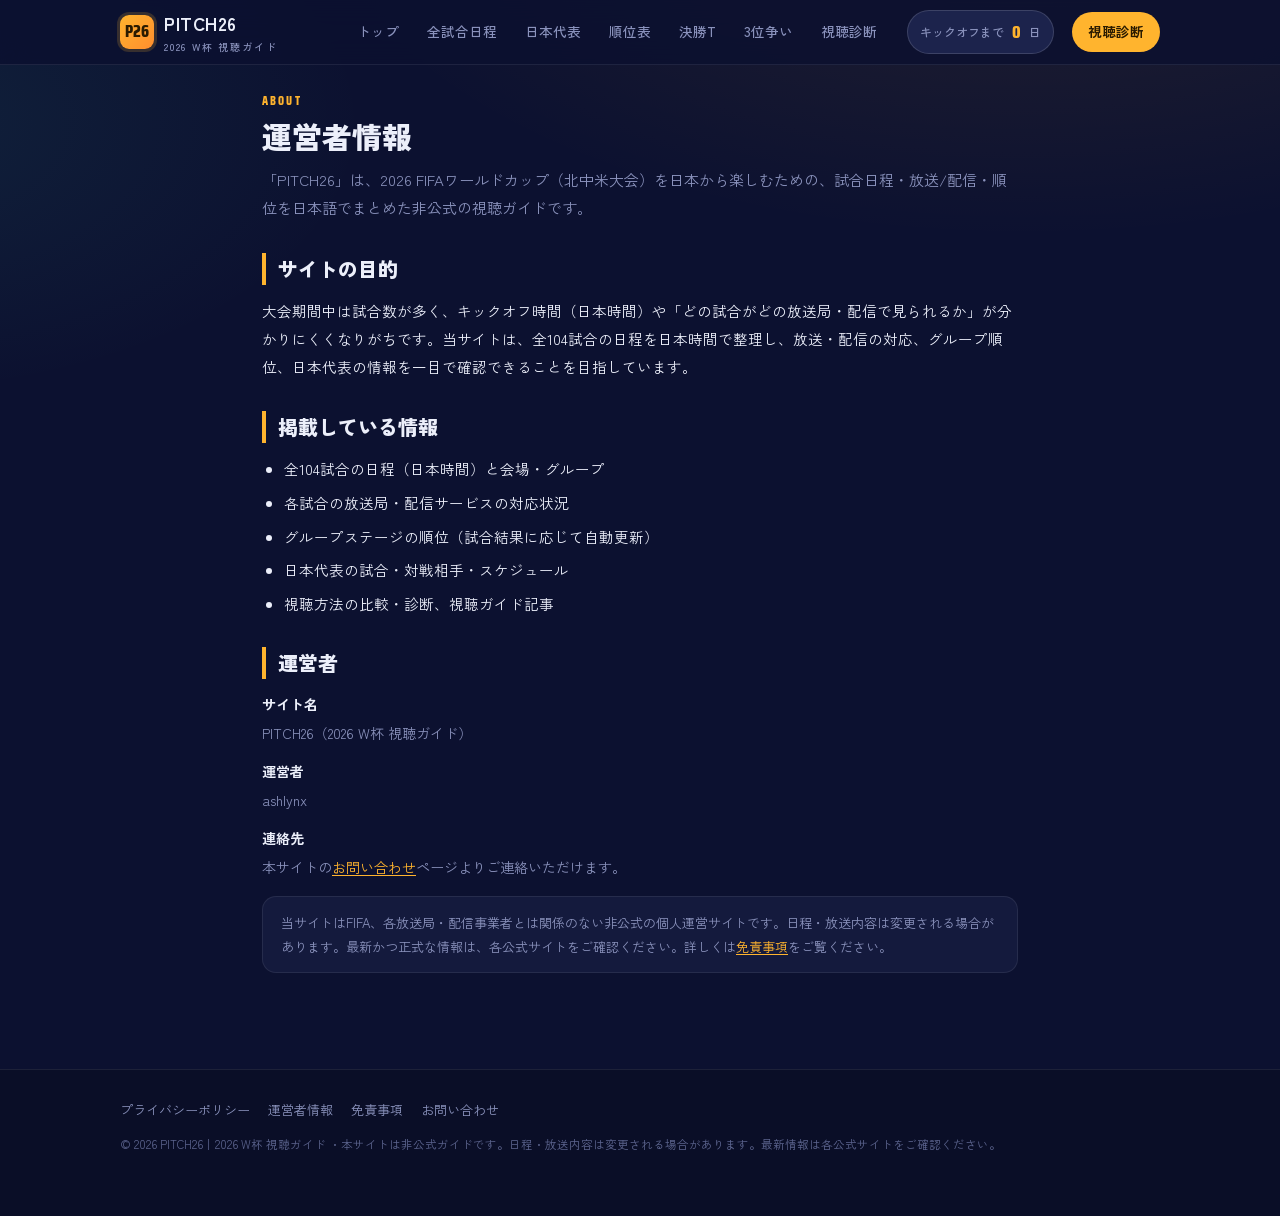
<file: about.html>
<!DOCTYPE html>
<html lang="ja">
<head>
<meta charset="UTF-8">
<meta name="viewport" content="width=device-width, initial-scale=1">
<title>運営者情報｜PITCH26</title>
<meta name="description" content="PITCH26（2026 W杯 視聴ガイド）の運営者情報・サイトの目的について。">
<link rel="preconnect" href="https://fonts.googleapis.com"><link rel="preconnect" href="https://fonts.gstatic.com" crossorigin>
<link href="https://fonts.googleapis.com/css2?family=Saira+Condensed:wght@500;600;700;800&family=Zen+Kaku+Gothic+New:wght@400;500;700;900&family=Space+Mono:wght@700&display=swap" rel="stylesheet">
<link rel="stylesheet" href="styles.css?v=20">
</head>
<body>
<div id="chrome-header"></div>
<main class="wrap">
<article class="doc">
  <div class="doc-head">
    <div class="doc-kicker">ABOUT</div>
    <h1>運営者情報</h1>
    <p class="lead">「PITCH26」は、2026 FIFAワールドカップ（北中米大会）を日本から楽しむための、試合日程・放送/配信・順位を日本語でまとめた非公式の視聴ガイドです。</p>
  </div>

  <h2>サイトの目的</h2>
  <p>大会期間中は試合数が多く、キックオフ時間（日本時間）や「どの試合がどの放送局・配信で見られるか」が分かりにくくなりがちです。当サイトは、全104試合の日程を日本時間で整理し、放送・配信の対応、グループ順位、日本代表の情報を一目で確認できることを目指しています。</p>

  <h2>掲載している情報</h2>
  <ul>
    <li>全104試合の日程（日本時間）と会場・グループ</li>
    <li>各試合の放送局・配信サービスの対応状況</li>
    <li>グループステージの順位（試合結果に応じて自動更新）</li>
    <li>日本代表の試合・対戦相手・スケジュール</li>
    <li>視聴方法の比較・診断、視聴ガイド記事</li>
  </ul>

  <h2>運営者</h2>
  <dl>
    <dt>サイト名</dt><dd>PITCH26（2026 W杯 視聴ガイド）</dd>
    <dt>運営者</dt><dd>ashlynx</dd>
    <dt>連絡先</dt><dd>本サイトの<a href="contact.html">お問い合わせ</a>ページよりご連絡いただけます。</dd>
  </dl>

  <div class="note">当サイトはFIFA、各放送局・配信事業者とは関係のない非公式の個人運営サイトです。日程・放送内容は変更される場合があります。最新かつ正式な情報は、各公式サイトをご確認ください。詳しくは<a href="disclaimer.html">免責事項</a>をご覧ください。</div>
</article>
</main>
<div id="chrome-footer"></div>
<script src="data.js?v=20"></script>
<script src="app.js?v=20"></script>
<script>buildChrome("");</script>
</body>
</html>
</file>
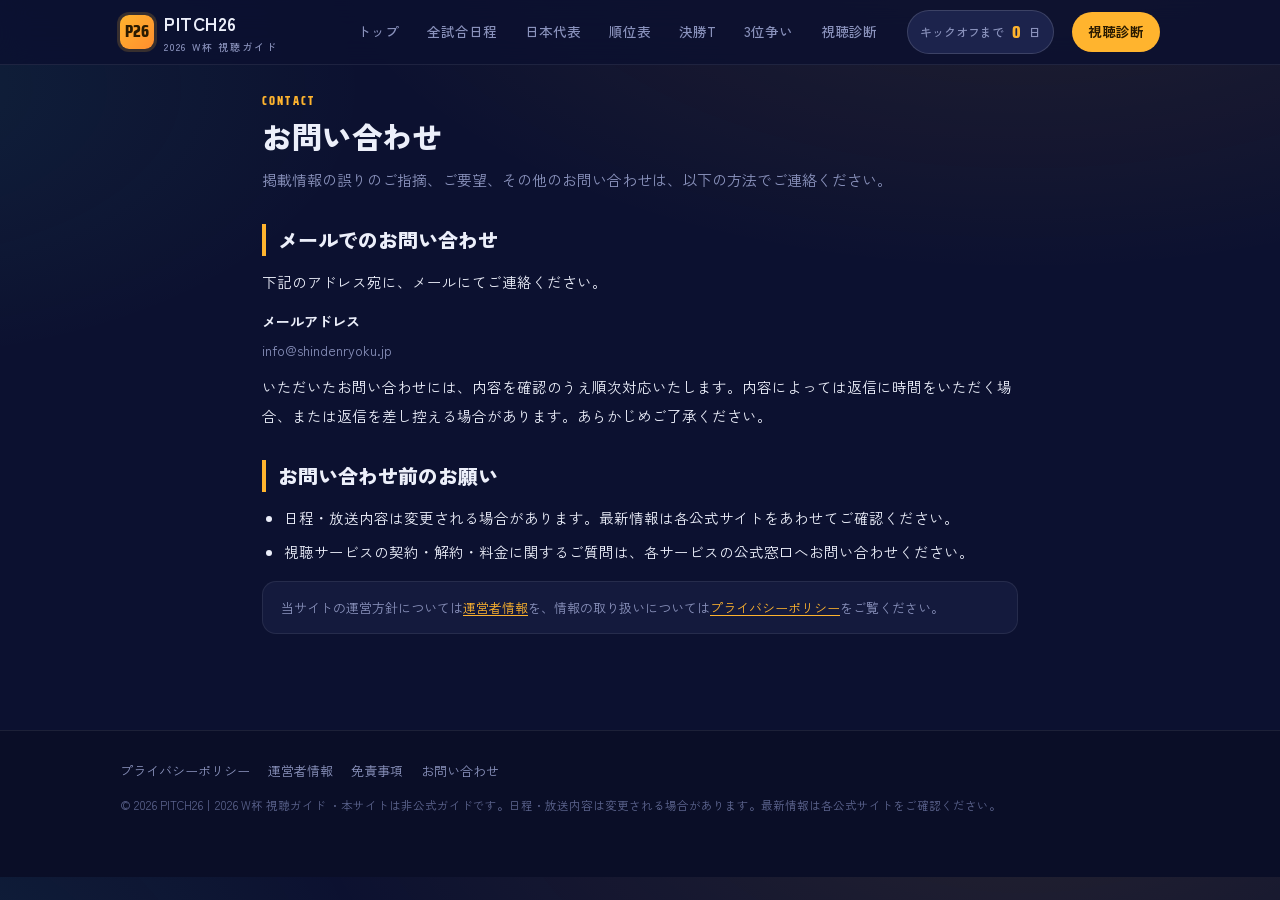
<file: contact.html>
<!DOCTYPE html>
<html lang="ja">
<head>
<meta charset="UTF-8">
<meta name="viewport" content="width=device-width, initial-scale=1">
<title>お問い合わせ｜PITCH26</title>
<meta name="description" content="PITCH26（2026 W杯 視聴ガイド）へのお問い合わせ。情報の誤り・ご要望などはこちらから。">
<link rel="preconnect" href="https://fonts.googleapis.com"><link rel="preconnect" href="https://fonts.gstatic.com" crossorigin>
<link href="https://fonts.googleapis.com/css2?family=Saira+Condensed:wght@500;600;700;800&family=Zen+Kaku+Gothic+New:wght@400;500;700;900&family=Space+Mono:wght@700&display=swap" rel="stylesheet">
<link rel="stylesheet" href="styles.css?v=20">
</head>
<body>
<div id="chrome-header"></div>
<main class="wrap">
<article class="doc">
  <div class="doc-head">
    <div class="doc-kicker">CONTACT</div>
    <h1>お問い合わせ</h1>
    <p class="lead">掲載情報の誤りのご指摘、ご要望、その他のお問い合わせは、以下の方法でご連絡ください。</p>
  </div>

  <h2>メールでのお問い合わせ</h2>
  <p>下記のアドレス宛に、メールにてご連絡ください。</p>
  <dl>
    <dt>メールアドレス</dt><dd>info@shindenryoku.jp</dd>
  </dl>
  <p>いただいたお問い合わせには、内容を確認のうえ順次対応いたします。内容によっては返信に時間をいただく場合、または返信を差し控える場合があります。あらかじめご了承ください。</p>

  <h2>お問い合わせ前のお願い</h2>
  <ul>
    <li>日程・放送内容は変更される場合があります。最新情報は各公式サイトをあわせてご確認ください。</li>
    <li>視聴サービスの契約・解約・料金に関するご質問は、各サービスの公式窓口へお問い合わせください。</li>
  </ul>

  <div class="note">当サイトの運営方針については<a href="about.html">運営者情報</a>を、情報の取り扱いについては<a href="privacy.html">プライバシーポリシー</a>をご覧ください。</div>
</article>
</main>
<div id="chrome-footer"></div>
<script src="data.js?v=20"></script>
<script src="app.js?v=20"></script>
<script>buildChrome("");</script>
</body>
</html>
</file>
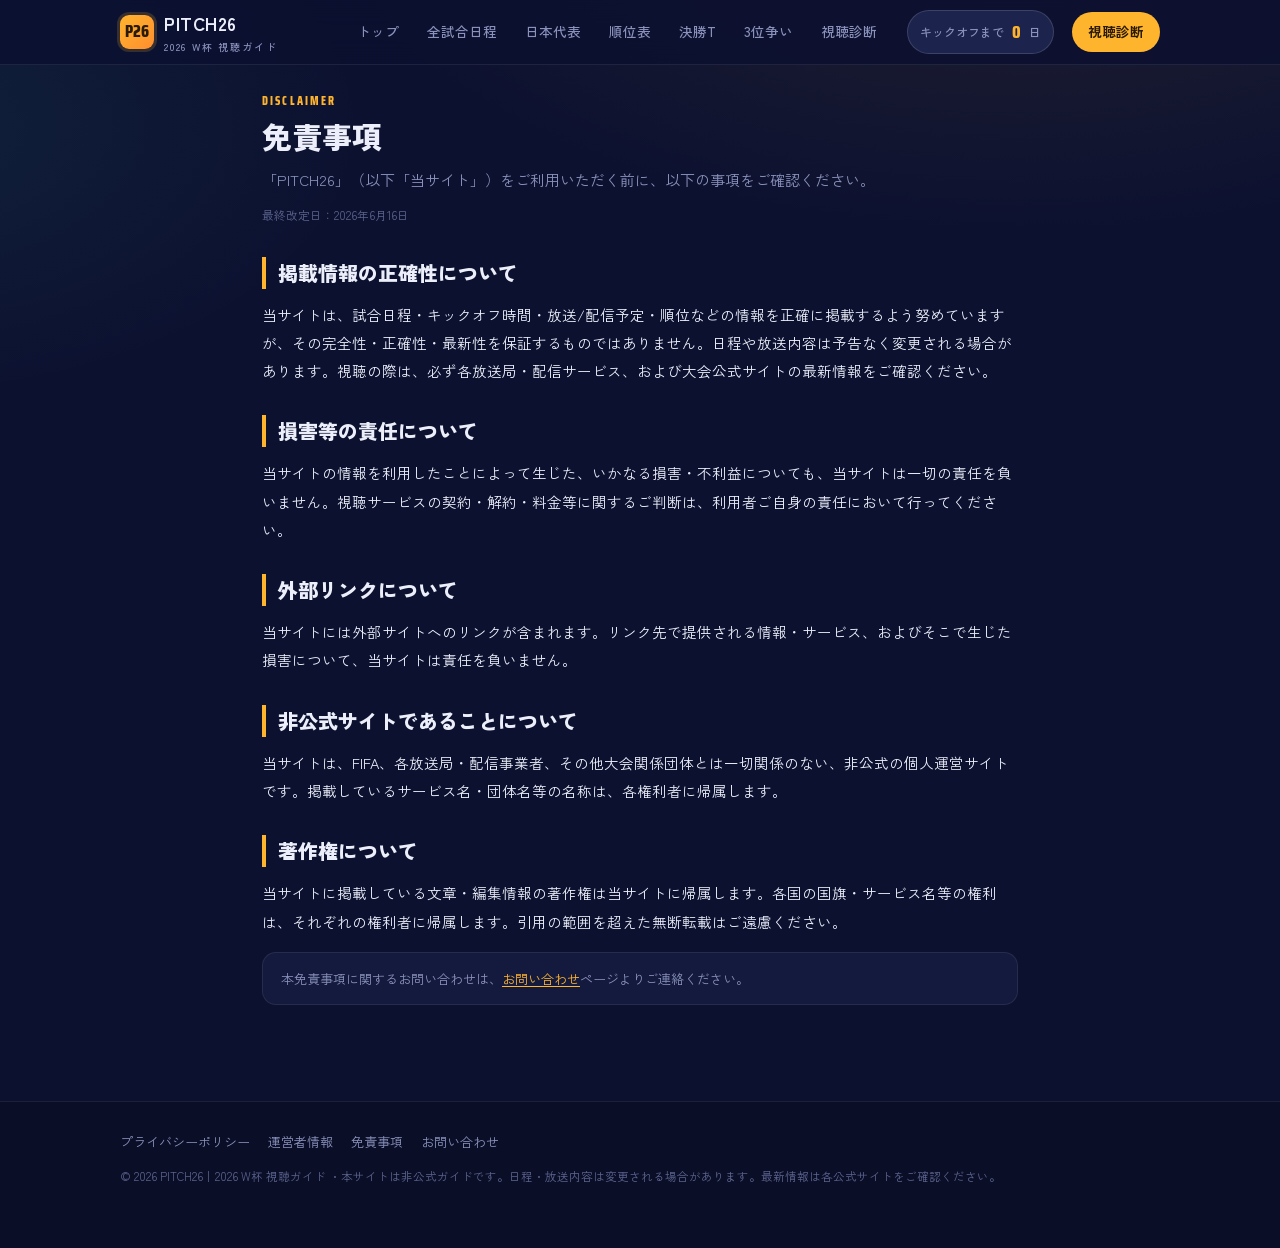
<file: disclaimer.html>
<!DOCTYPE html>
<html lang="ja">
<head>
<meta charset="UTF-8">
<meta name="viewport" content="width=device-width, initial-scale=1">
<title>免責事項｜PITCH26</title>
<meta name="description" content="PITCH26（2026 W杯 視聴ガイド）の免責事項。掲載情報の正確性・外部リンク・著作権について。">
<link rel="preconnect" href="https://fonts.googleapis.com"><link rel="preconnect" href="https://fonts.gstatic.com" crossorigin>
<link href="https://fonts.googleapis.com/css2?family=Saira+Condensed:wght@500;600;700;800&family=Zen+Kaku+Gothic+New:wght@400;500;700;900&family=Space+Mono:wght@700&display=swap" rel="stylesheet">
<link rel="stylesheet" href="styles.css?v=20">
</head>
<body>
<div id="chrome-header"></div>
<main class="wrap">
<article class="doc">
  <div class="doc-head">
    <div class="doc-kicker">DISCLAIMER</div>
    <h1>免責事項</h1>
    <p class="lead">「PITCH26」（以下「当サイト」）をご利用いただく前に、以下の事項をご確認ください。</p>
    <p class="updated">最終改定日：2026年6月16日</p>
  </div>

  <h2>掲載情報の正確性について</h2>
  <p>当サイトは、試合日程・キックオフ時間・放送/配信予定・順位などの情報を正確に掲載するよう努めていますが、その完全性・正確性・最新性を保証するものではありません。日程や放送内容は予告なく変更される場合があります。視聴の際は、必ず各放送局・配信サービス、および大会公式サイトの最新情報をご確認ください。</p>

  <h2>損害等の責任について</h2>
  <p>当サイトの情報を利用したことによって生じた、いかなる損害・不利益についても、当サイトは一切の責任を負いません。視聴サービスの契約・解約・料金等に関するご判断は、利用者ご自身の責任において行ってください。</p>

  <h2>外部リンクについて</h2>
  <p>当サイトには外部サイトへのリンクが含まれます。リンク先で提供される情報・サービス、およびそこで生じた損害について、当サイトは責任を負いません。</p>

  <h2>非公式サイトであることについて</h2>
  <p>当サイトは、FIFA、各放送局・配信事業者、その他大会関係団体とは一切関係のない、非公式の個人運営サイトです。掲載しているサービス名・団体名等の名称は、各権利者に帰属します。</p>

  <h2>著作権について</h2>
  <p>当サイトに掲載している文章・編集情報の著作権は当サイトに帰属します。各国の国旗・サービス名等の権利は、それぞれの権利者に帰属します。引用の範囲を超えた無断転載はご遠慮ください。</p>

  <div class="note">本免責事項に関するお問い合わせは、<a href="contact.html">お問い合わせ</a>ページよりご連絡ください。</div>
</article>
</main>
<div id="chrome-footer"></div>
<script src="data.js?v=20"></script>
<script src="app.js?v=20"></script>
<script>buildChrome("");</script>
</body>
</html>
</file>
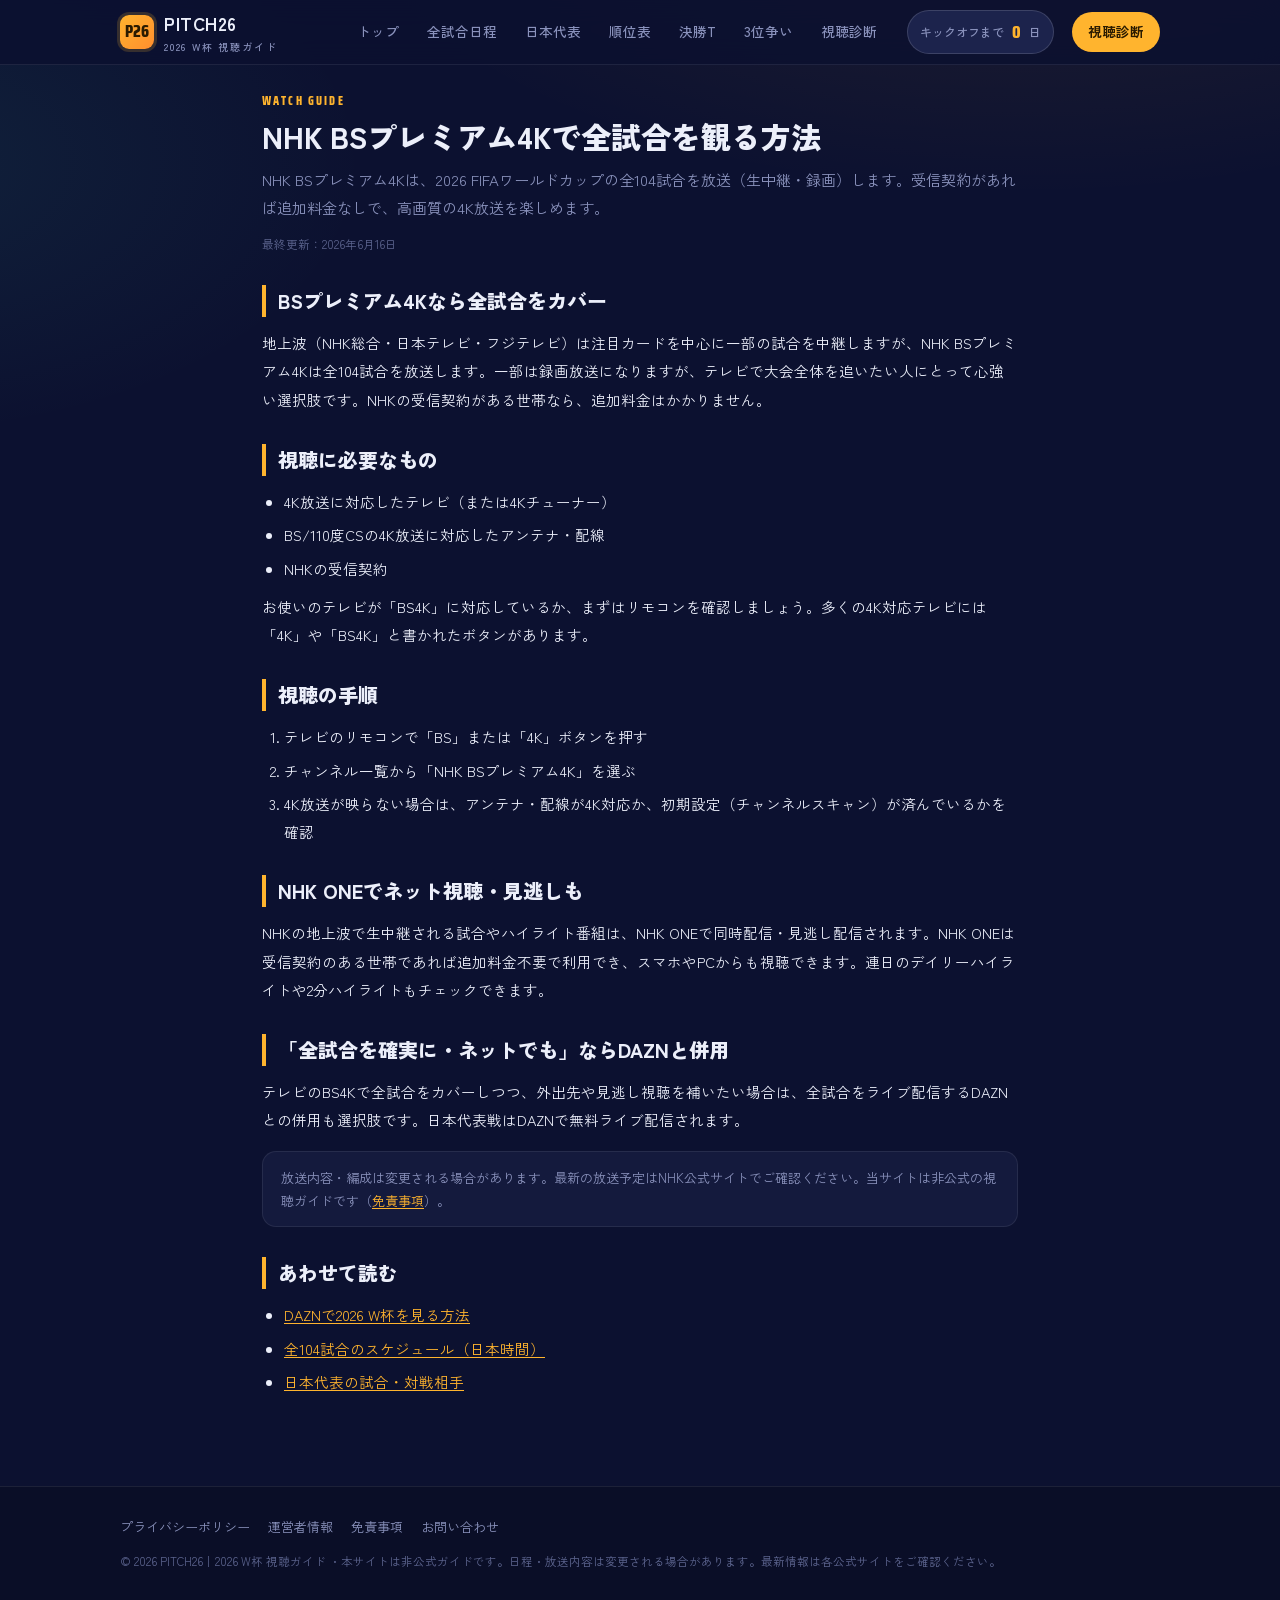
<file: guide-bs4k.html>
<!DOCTYPE html>
<html lang="ja">
<head>
<meta charset="UTF-8">
<meta name="viewport" content="width=device-width, initial-scale=1">
<title>NHK BSプレミアム4Kで2026 W杯 全試合を観る方法｜PITCH26</title>
<meta name="description" content="NHK BSプレミアム4Kは2026 FIFAワールドカップ全104試合を放送。受信方法、リモコン操作、NHK ONEでの同時・見逃し配信まで解説します。">
<link rel="preconnect" href="https://fonts.googleapis.com"><link rel="preconnect" href="https://fonts.gstatic.com" crossorigin>
<link href="https://fonts.googleapis.com/css2?family=Saira+Condensed:wght@500;600;700;800&family=Zen+Kaku+Gothic+New:wght@400;500;700;900&family=Space+Mono:wght@700&display=swap" rel="stylesheet">
<link rel="stylesheet" href="styles.css?v=20">
</head>
<body>
<div id="chrome-header"></div>
<main class="wrap">
<article class="doc">
  <div class="doc-head">
    <div class="doc-kicker">WATCH GUIDE</div>
    <h1>NHK BSプレミアム4Kで全試合を観る方法</h1>
    <p class="lead">NHK BSプレミアム4Kは、2026 FIFAワールドカップの全104試合を放送（生中継・録画）します。受信契約があれば追加料金なしで、高画質の4K放送を楽しめます。</p>
    <p class="updated">最終更新：2026年6月16日</p>
  </div>

  <h2>BSプレミアム4Kなら全試合をカバー</h2>
  <p>地上波（NHK総合・日本テレビ・フジテレビ）は注目カードを中心に一部の試合を中継しますが、NHK BSプレミアム4Kは全104試合を放送します。一部は録画放送になりますが、テレビで大会全体を追いたい人にとって心強い選択肢です。NHKの受信契約がある世帯なら、追加料金はかかりません。</p>

  <h2>視聴に必要なもの</h2>
  <ul>
    <li>4K放送に対応したテレビ（または4Kチューナー）</li>
    <li>BS/110度CSの4K放送に対応したアンテナ・配線</li>
    <li>NHKの受信契約</li>
  </ul>
  <p>お使いのテレビが「BS4K」に対応しているか、まずはリモコンを確認しましょう。多くの4K対応テレビには「4K」や「BS4K」と書かれたボタンがあります。</p>

  <h2>視聴の手順</h2>
  <ol>
    <li>テレビのリモコンで「BS」または「4K」ボタンを押す</li>
    <li>チャンネル一覧から「NHK BSプレミアム4K」を選ぶ</li>
    <li>4K放送が映らない場合は、アンテナ・配線が4K対応か、初期設定（チャンネルスキャン）が済んでいるかを確認</li>
  </ol>

  <h2>NHK ONEでネット視聴・見逃しも</h2>
  <p>NHKの地上波で生中継される試合やハイライト番組は、NHK ONEで同時配信・見逃し配信されます。NHK ONEは受信契約のある世帯であれば追加料金不要で利用でき、スマホやPCからも視聴できます。連日のデイリーハイライトや2分ハイライトもチェックできます。</p>

  <h2>「全試合を確実に・ネットでも」ならDAZNと併用</h2>
  <p>テレビのBS4Kで全試合をカバーしつつ、外出先や見逃し視聴を補いたい場合は、全試合をライブ配信するDAZNとの併用も選択肢です。日本代表戦はDAZNで無料ライブ配信されます。</p>

  <div class="note">放送内容・編成は変更される場合があります。最新の放送予定はNHK公式サイトでご確認ください。当サイトは非公式の視聴ガイドです（<a href="disclaimer.html">免責事項</a>）。</div>

  <h2>あわせて読む</h2>
  <ul>
    <li><a href="guide-dazn.html">DAZNで2026 W杯を見る方法</a></li>
    <li><a href="schedule.html">全104試合のスケジュール（日本時間）</a></li>
    <li><a href="japan.html">日本代表の試合・対戦相手</a></li>
  </ul>
</article>
</main>
<div id="chrome-footer"></div>
<script src="data.js?v=20"></script>
<script src="app.js?v=20"></script>
<script>buildChrome("");</script>
</body>
</html>
</file>
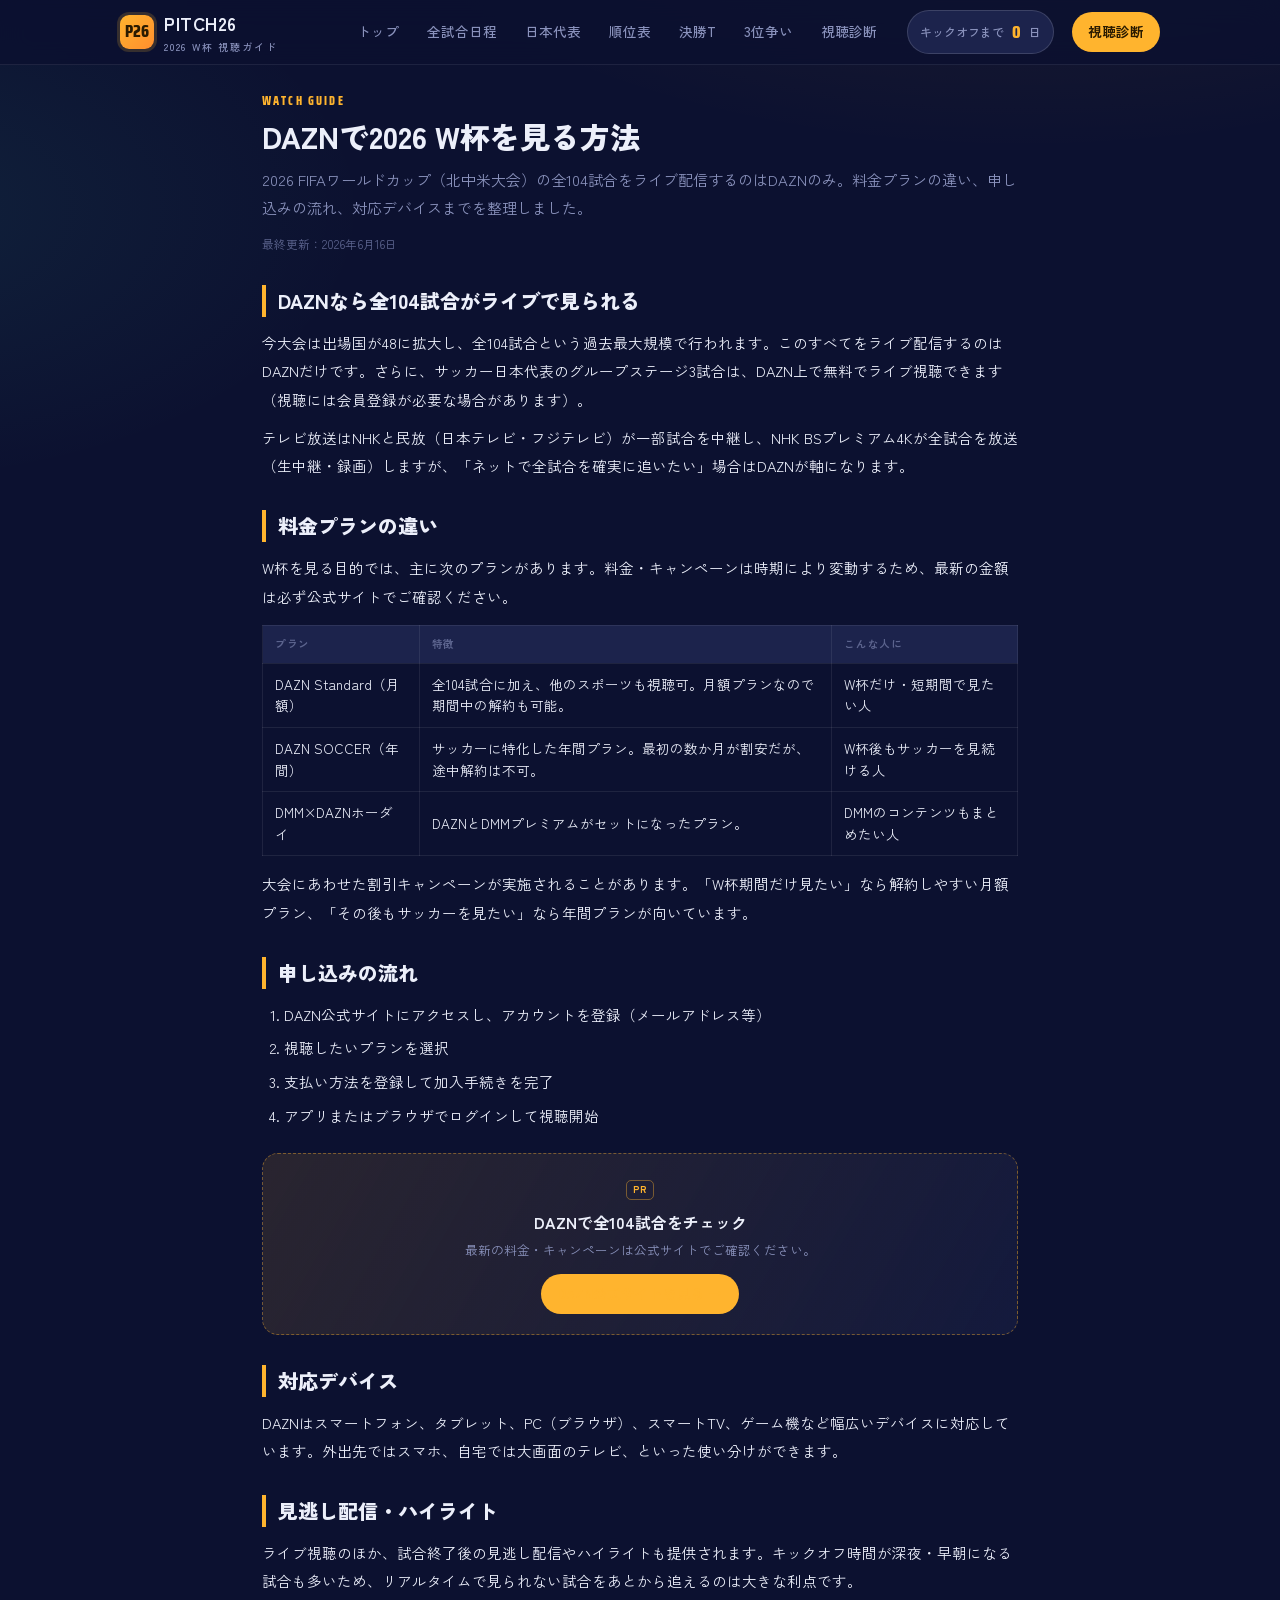
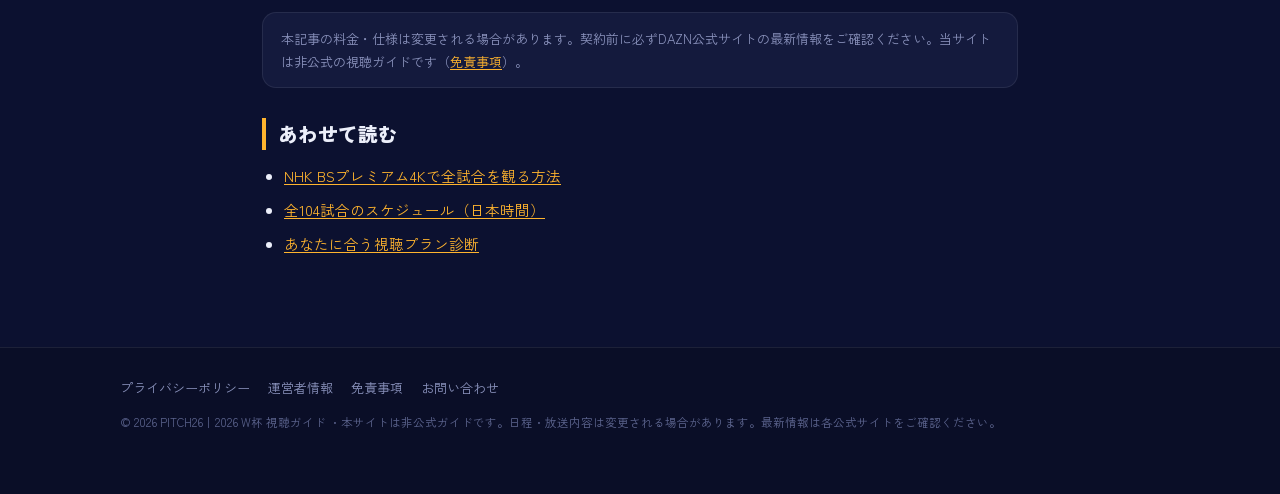
<file: guide-dazn.html>
<!DOCTYPE html>
<html lang="ja">
<head>
<meta charset="UTF-8">
<meta name="viewport" content="width=device-width, initial-scale=1">
<title>DAZNで2026 W杯を見る方法｜料金プランと申し込み手順｜PITCH26</title>
<meta name="description" content="2026 FIFAワールドカップ全104試合をライブ配信するDAZN。日本戦無料配信、料金プランの違い、申し込み手順、対応デバイスをまとめて解説します。">
<link rel="preconnect" href="https://fonts.googleapis.com"><link rel="preconnect" href="https://fonts.gstatic.com" crossorigin>
<link href="https://fonts.googleapis.com/css2?family=Saira+Condensed:wght@500;600;700;800&family=Zen+Kaku+Gothic+New:wght@400;500;700;900&family=Space+Mono:wght@700&display=swap" rel="stylesheet">
<link rel="stylesheet" href="styles.css?v=20">
</head>
<body>
<div id="chrome-header"></div>
<main class="wrap">
<article class="doc">
  <div class="doc-head">
    <div class="doc-kicker">WATCH GUIDE</div>
    <h1>DAZNで2026 W杯を見る方法</h1>
    <p class="lead">2026 FIFAワールドカップ（北中米大会）の全104試合をライブ配信するのはDAZNのみ。料金プランの違い、申し込みの流れ、対応デバイスまでを整理しました。</p>
    <p class="updated">最終更新：2026年6月16日</p>
  </div>

  <h2>DAZNなら全104試合がライブで見られる</h2>
  <p>今大会は出場国が48に拡大し、全104試合という過去最大規模で行われます。このすべてをライブ配信するのはDAZNだけです。さらに、サッカー日本代表のグループステージ3試合は、DAZN上で無料でライブ視聴できます（視聴には会員登録が必要な場合があります）。</p>
  <p>テレビ放送はNHKと民放（日本テレビ・フジテレビ）が一部試合を中継し、NHK BSプレミアム4Kが全試合を放送（生中継・録画）しますが、「ネットで全試合を確実に追いたい」場合はDAZNが軸になります。</p>

  <h2>料金プランの違い</h2>
  <p>W杯を見る目的では、主に次のプランがあります。料金・キャンペーンは時期により変動するため、最新の金額は必ず公式サイトでご確認ください。</p>
  <table class="ptable">
    <tr><th>プラン</th><th>特徴</th><th>こんな人に</th></tr>
    <tr><td>DAZN Standard（月額）</td><td>全104試合に加え、他のスポーツも視聴可。月額プランなので期間中の解約も可能。</td><td>W杯だけ・短期間で見たい人</td></tr>
    <tr><td>DAZN SOCCER（年間）</td><td>サッカーに特化した年間プラン。最初の数か月が割安だが、途中解約は不可。</td><td>W杯後もサッカーを見続ける人</td></tr>
    <tr><td>DMM×DAZNホーダイ</td><td>DAZNとDMMプレミアムがセットになったプラン。</td><td>DMMのコンテンツもまとめたい人</td></tr>
  </table>
  <p>大会にあわせた割引キャンペーンが実施されることがあります。「W杯期間だけ見たい」なら解約しやすい月額プラン、「その後もサッカーを見たい」なら年間プランが向いています。</p>

  <h2>申し込みの流れ</h2>
  <ol>
    <li>DAZN公式サイトにアクセスし、アカウントを登録（メールアドレス等）</li>
    <li>視聴したいプランを選択</li>
    <li>支払い方法を登録して加入手続きを完了</li>
    <li>アプリまたはブラウザでログインして視聴開始</li>
  </ol>

  <div class="cta-box">
    <span class="pr-mark">PR</span>
    <b>DAZNで全104試合をチェック</b>
    <span>最新の料金・キャンペーンは公式サイトでご確認ください。</span>
    <a href="#" data-aff="dazn" class="btn" target="_blank" rel="noopener">DAZN公式サイトを見る →</a>
  </div>

  <h2>対応デバイス</h2>
  <p>DAZNはスマートフォン、タブレット、PC（ブラウザ）、スマートTV、ゲーム機など幅広いデバイスに対応しています。外出先ではスマホ、自宅では大画面のテレビ、といった使い分けができます。</p>

  <h2>見逃し配信・ハイライト</h2>
  <p>ライブ視聴のほか、試合終了後の見逃し配信やハイライトも提供されます。キックオフ時間が深夜・早朝になる試合も多いため、リアルタイムで見られない試合をあとから追えるのは大きな利点です。</p>

  <div class="note">本記事の料金・仕様は変更される場合があります。契約前に必ずDAZN公式サイトの最新情報をご確認ください。当サイトは非公式の視聴ガイドです（<a href="disclaimer.html">免責事項</a>）。</div>

  <h2>あわせて読む</h2>
  <ul>
    <li><a href="guide-bs4k.html">NHK BSプレミアム4Kで全試合を観る方法</a></li>
    <li><a href="schedule.html">全104試合のスケジュール（日本時間）</a></li>
    <li><a href="watch-guide.html">あなたに合う視聴プラン診断</a></li>
  </ul>
</article>
</main>
<div id="chrome-footer"></div>
<script src="data.js?v=20"></script>
<script src="app.js?v=20"></script>
<script>buildChrome("");</script>
</body>
</html>
</file>
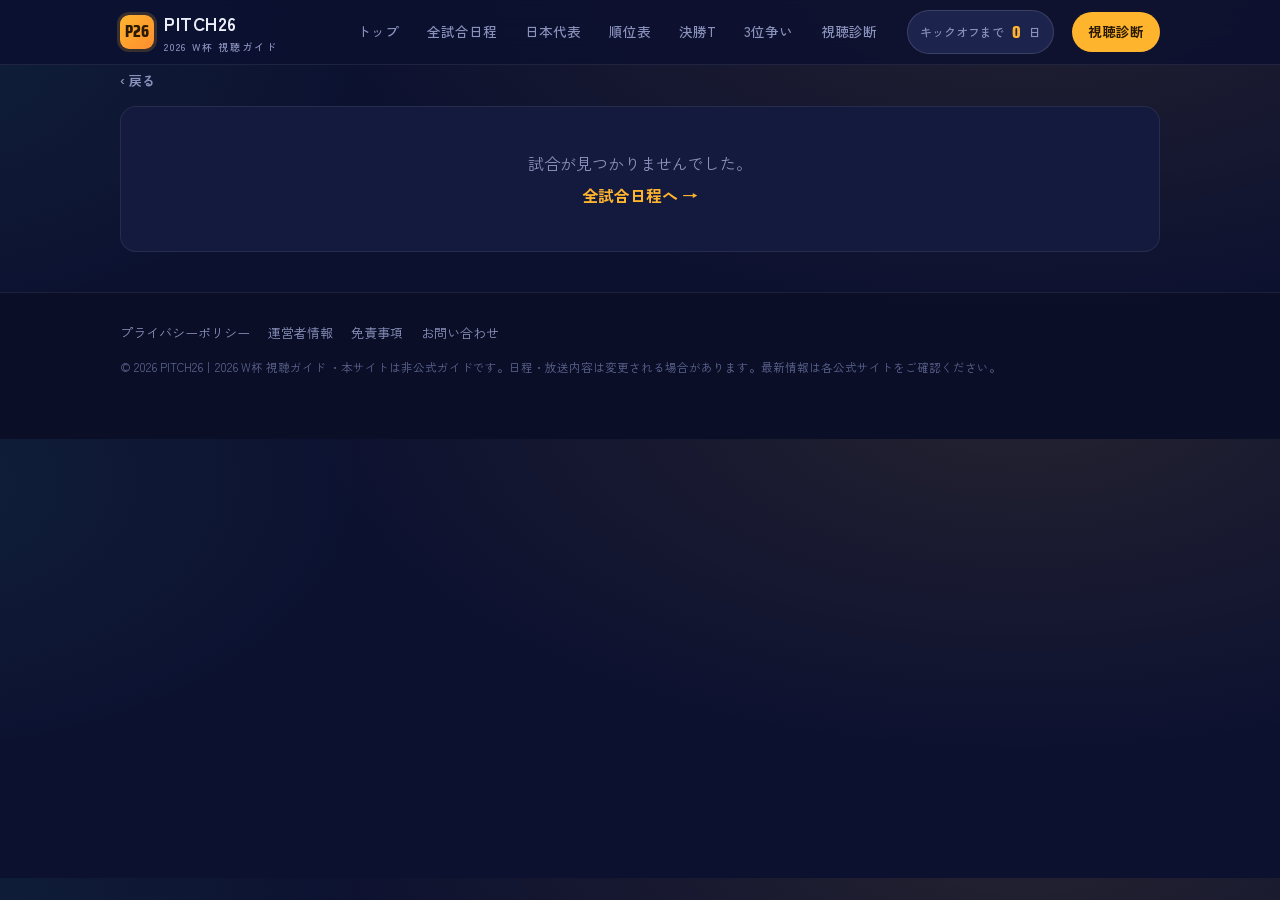
<file: match.html>
<!DOCTYPE html>
<html lang="ja">
<head>
<meta charset="UTF-8">
<meta name="viewport" content="width=device-width, initial-scale=1">
<title>試合詳細｜2026W杯 視聴ガイド｜PITCH26</title>
<meta name="description" content="2026 FIFAワールドカップ 各試合の日程（日本時間）・放送/配信・会場、そのグループの順位表と他の試合をまとめて確認できます。">
<link rel="preconnect" href="https://fonts.googleapis.com"><link rel="preconnect" href="https://fonts.gstatic.com" crossorigin>
<link href="https://fonts.googleapis.com/css2?family=Saira+Condensed:wght@500;600;700;800&family=Zen+Kaku+Gothic+New:wght@400;500;700;900&family=Space+Mono:wght@700&display=swap" rel="stylesheet">
<link rel="stylesheet" href="styles.css?v=20">
</head>
<body>
<div id="chrome-header"></div>
<main class="wrap">
  <div id="match-root"></div>
</main>
<div id="chrome-footer"></div>
<script src="data.js?v=20"></script>
<script src="app.js?v=20"></script>
<script>
  buildChrome("");
  bootstrap(renderMatchPage);
</script>
</body>
</html>
</file>
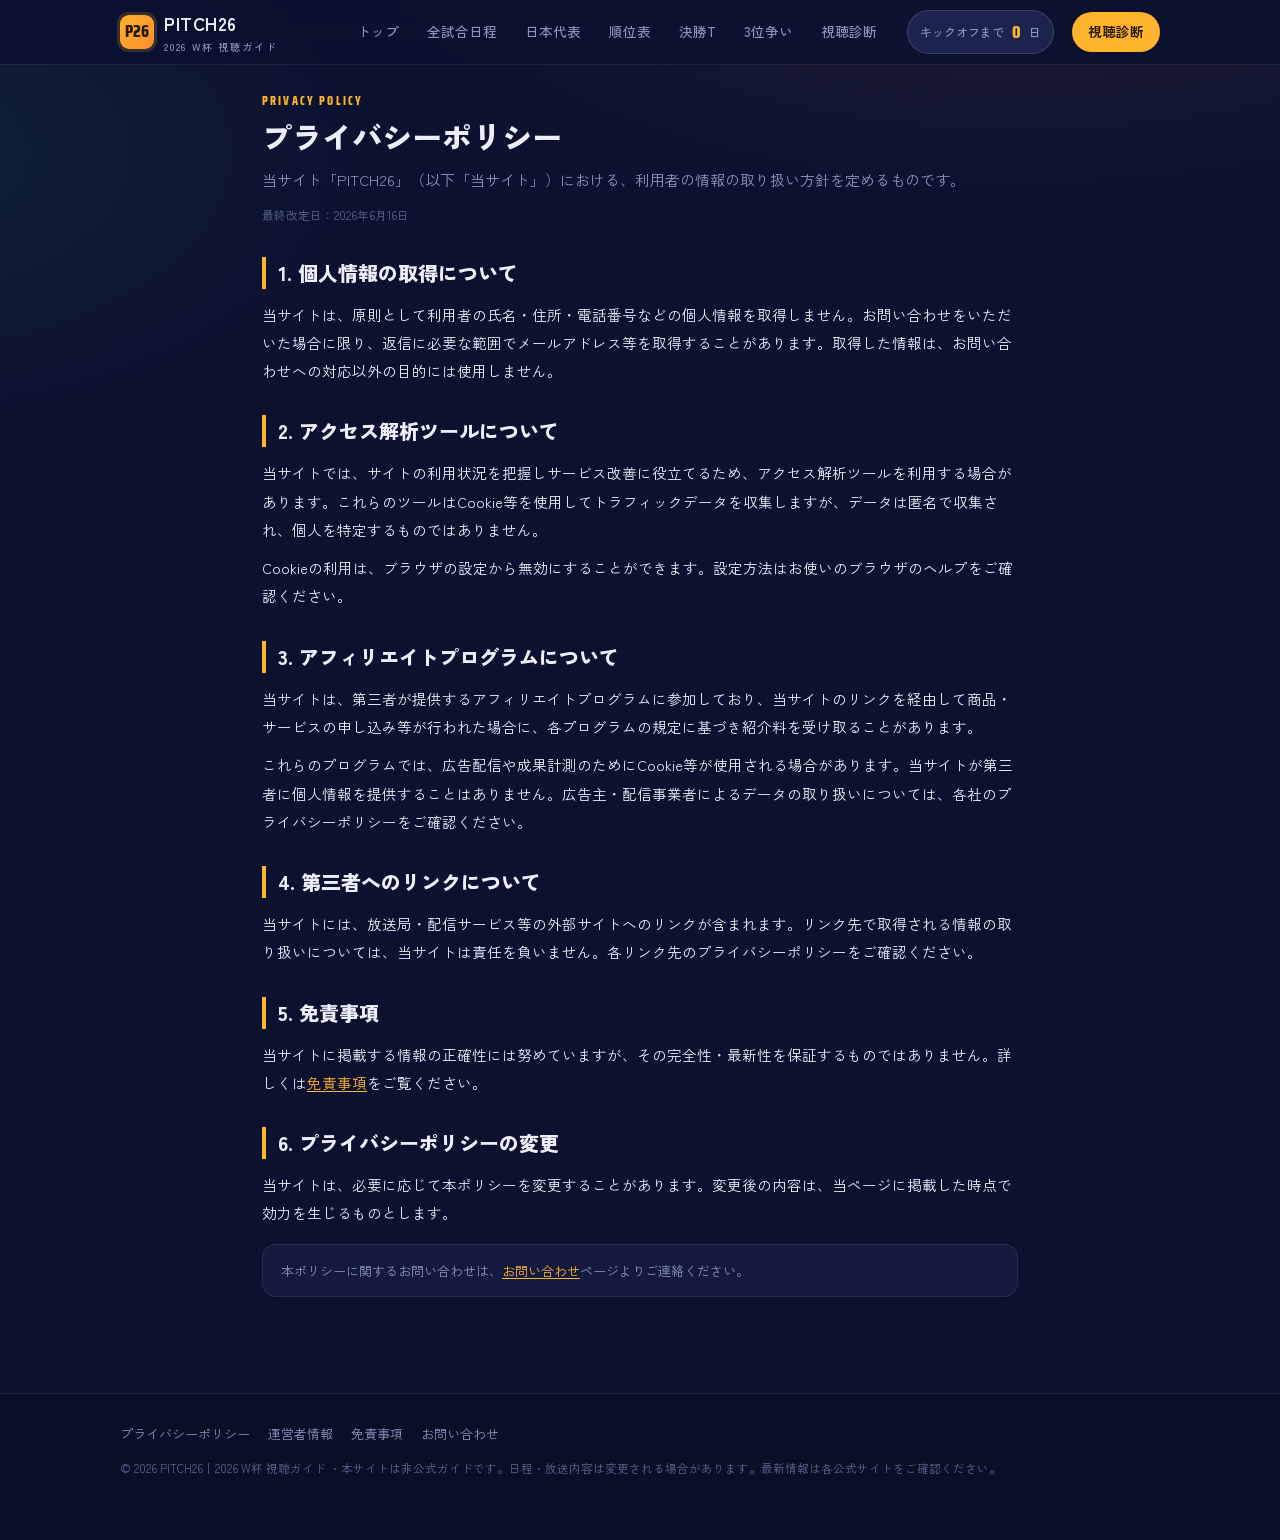
<file: privacy.html>
<!DOCTYPE html>
<html lang="ja">
<head>
<meta charset="UTF-8">
<meta name="viewport" content="width=device-width, initial-scale=1">
<title>プライバシーポリシー｜PITCH26</title>
<meta name="description" content="PITCH26（2026 W杯 視聴ガイド）のプライバシーポリシー。アクセス解析・Cookie・アフィリエイトプログラムの利用について記載しています。">
<link rel="preconnect" href="https://fonts.googleapis.com"><link rel="preconnect" href="https://fonts.gstatic.com" crossorigin>
<link href="https://fonts.googleapis.com/css2?family=Saira+Condensed:wght@500;600;700;800&family=Zen+Kaku+Gothic+New:wght@400;500;700;900&family=Space+Mono:wght@700&display=swap" rel="stylesheet">
<link rel="stylesheet" href="styles.css?v=20">
</head>
<body>
<div id="chrome-header"></div>
<main class="wrap">
<article class="doc">
  <div class="doc-head">
    <div class="doc-kicker">PRIVACY POLICY</div>
    <h1>プライバシーポリシー</h1>
    <p class="lead">当サイト「PITCH26」（以下「当サイト」）における、利用者の情報の取り扱い方針を定めるものです。</p>
    <p class="updated">最終改定日：2026年6月16日</p>
  </div>

  <h2>1. 個人情報の取得について</h2>
  <p>当サイトは、原則として利用者の氏名・住所・電話番号などの個人情報を取得しません。お問い合わせをいただいた場合に限り、返信に必要な範囲でメールアドレス等を取得することがあります。取得した情報は、お問い合わせへの対応以外の目的には使用しません。</p>

  <h2>2. アクセス解析ツールについて</h2>
  <p>当サイトでは、サイトの利用状況を把握しサービス改善に役立てるため、アクセス解析ツールを利用する場合があります。これらのツールはCookie等を使用してトラフィックデータを収集しますが、データは匿名で収集され、個人を特定するものではありません。</p>
  <p>Cookieの利用は、ブラウザの設定から無効にすることができます。設定方法はお使いのブラウザのヘルプをご確認ください。</p>

  <h2>3. アフィリエイトプログラムについて</h2>
  <p>当サイトは、第三者が提供するアフィリエイトプログラムに参加しており、当サイトのリンクを経由して商品・サービスの申し込み等が行われた場合に、各プログラムの規定に基づき紹介料を受け取ることがあります。</p>
  <p>これらのプログラムでは、広告配信や成果計測のためにCookie等が使用される場合があります。当サイトが第三者に個人情報を提供することはありません。広告主・配信事業者によるデータの取り扱いについては、各社のプライバシーポリシーをご確認ください。</p>

  <h2>4. 第三者へのリンクについて</h2>
  <p>当サイトには、放送局・配信サービス等の外部サイトへのリンクが含まれます。リンク先で取得される情報の取り扱いについては、当サイトは責任を負いません。各リンク先のプライバシーポリシーをご確認ください。</p>

  <h2>5. 免責事項</h2>
  <p>当サイトに掲載する情報の正確性には努めていますが、その完全性・最新性を保証するものではありません。詳しくは<a href="disclaimer.html">免責事項</a>をご覧ください。</p>

  <h2>6. プライバシーポリシーの変更</h2>
  <p>当サイトは、必要に応じて本ポリシーを変更することがあります。変更後の内容は、当ページに掲載した時点で効力を生じるものとします。</p>

  <div class="note">本ポリシーに関するお問い合わせは、<a href="contact.html">お問い合わせ</a>ページよりご連絡ください。</div>
</article>
</main>
<div id="chrome-footer"></div>
<script src="data.js?v=20"></script>
<script src="app.js?v=20"></script>
<script>buildChrome("");</script>
</body>
</html>
</file>
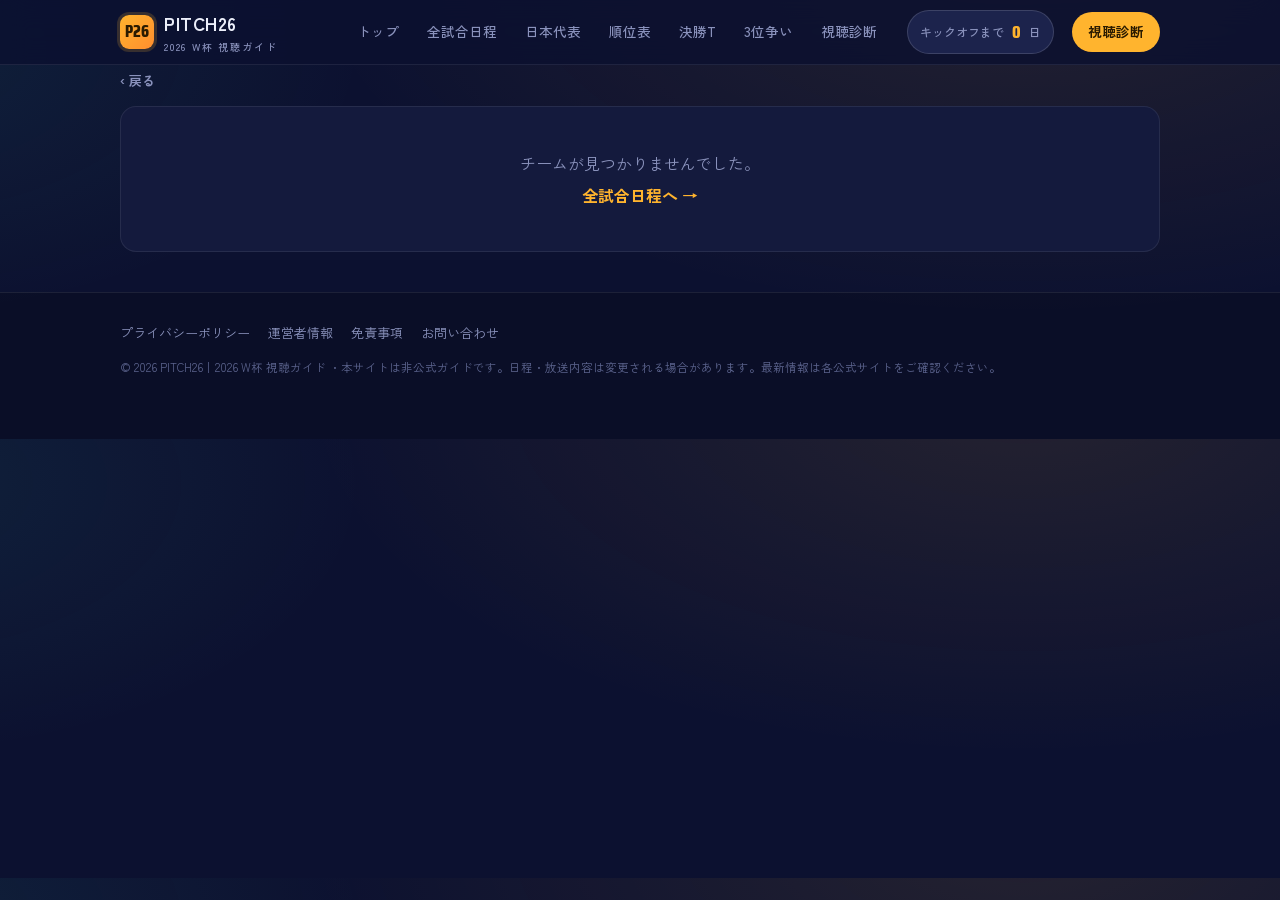
<file: team.html>
<!DOCTYPE html>
<html lang="ja">
<head>
<meta charset="UTF-8">
<meta name="viewport" content="width=device-width, initial-scale=1">
<title>代表チーム｜2026W杯 視聴ガイド｜PITCH26</title>
<meta name="description" content="2026 FIFAワールドカップ 出場国の試合日程と結果、所属グループの順位表、代表メンバーをまとめて確認できます。">
<link rel="preconnect" href="https://fonts.googleapis.com"><link rel="preconnect" href="https://fonts.gstatic.com" crossorigin>
<link href="https://fonts.googleapis.com/css2?family=Saira+Condensed:wght@500;600;700;800&family=Zen+Kaku+Gothic+New:wght@400;500;700;900&family=Space+Mono:wght@700&display=swap" rel="stylesheet">
<link rel="stylesheet" href="styles.css?v=20">
</head>
<body>
<div id="chrome-header"></div>
<main class="wrap">
  <div id="team-root"></div>
</main>
<div id="chrome-footer"></div>
<script src="data.js?v=20"></script>
<script src="app.js?v=20"></script>
<script>
  buildChrome("");
  bootstrap(renderTeamPage);
</script>
</body>
</html>
</file>
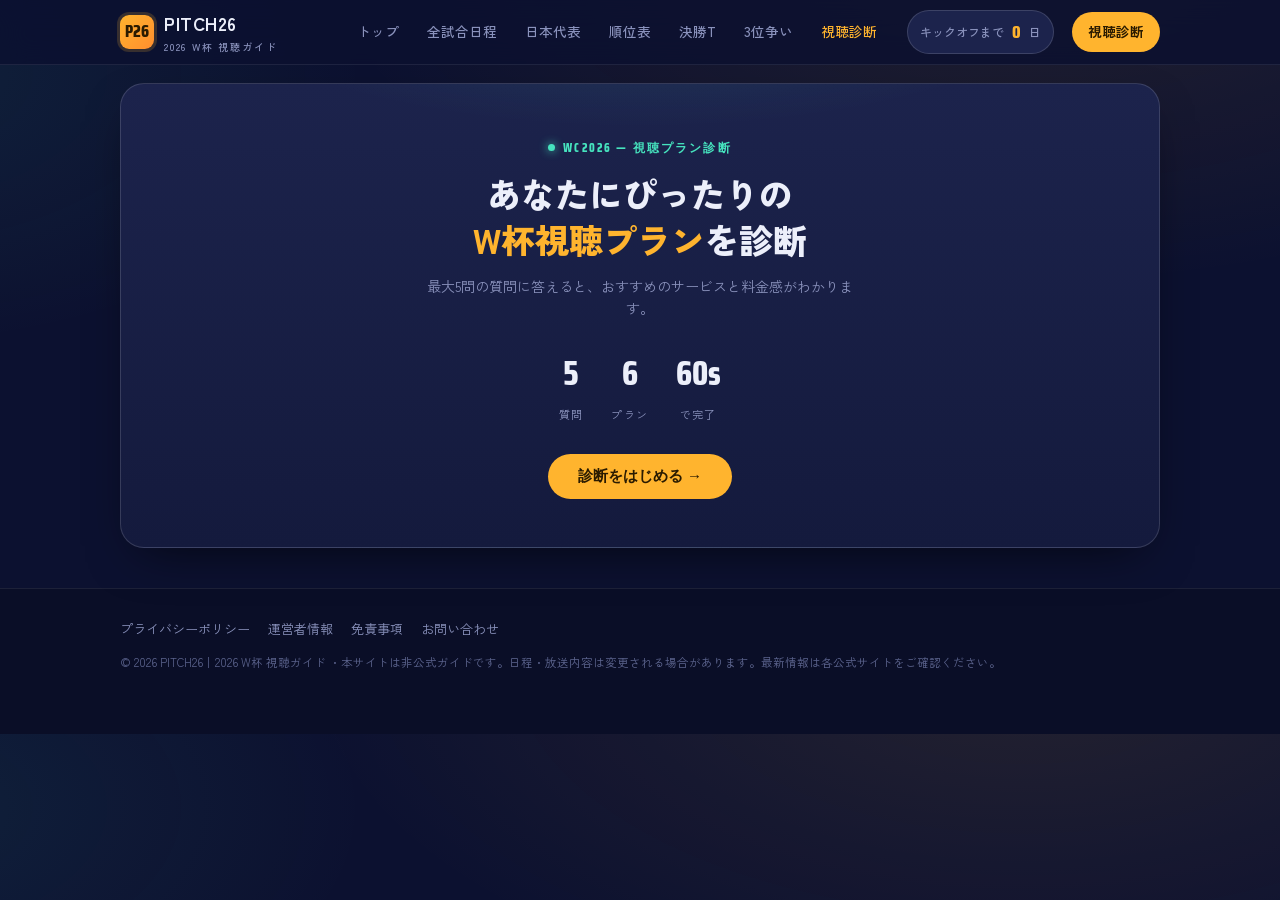
<file: watch-guide.html>
<!DOCTYPE html>
<html lang="ja">
<head>
<meta charset="UTF-8">
<meta name="viewport" content="width=device-width, initial-scale=1">
<title>視聴プラン診断｜PITCH26</title>
<meta name="description" content="最大5問に答えるだけで、あなたに最適なW杯2026の視聴プランがわかります。DAZN・NHK・民放を比較。">
<link rel="preconnect" href="https://fonts.googleapis.com"><link rel="preconnect" href="https://fonts.gstatic.com" crossorigin>
<link href="https://fonts.googleapis.com/css2?family=Saira+Condensed:wght@500;600;700;800&family=Zen+Kaku+Gothic+New:wght@400;500;700;900&family=Space+Mono:wght@700&display=swap" rel="stylesheet">
<link rel="stylesheet" href="styles.css?v=20">
<style>
  .lp{position:relative;overflow:hidden;border-radius:24px;margin:18px 0;padding:48px 30px;text-align:center;
    background:radial-gradient(700px 260px at 50% -30%, rgba(70,227,190,.18), transparent 70%),linear-gradient(180deg,var(--surface-2),var(--surface));border:1px solid var(--line-2);box-shadow:var(--shadow)}
  .lp .auto{display:inline-flex;align-items:center;gap:8px;font-family:"Saira Condensed";font-weight:800;letter-spacing:.18em;font-size:12px;color:var(--mint);margin-bottom:14px}
  .lp .auto::before{content:"";width:7px;height:7px;border-radius:50%;background:var(--mint);box-shadow:0 0 10px var(--mint)}
  .lp h1{font-size:34px;font-weight:900;margin:0 0 12px;line-height:1.35}
  .lp h1 .hl{color:var(--accent)}
  .lp .desc{font-size:14px;color:var(--muted);margin:0 auto 26px;max-width:440px}
  .lp .stats{display:flex;justify-content:center;gap:28px;margin-bottom:28px}
  .lp .stat b{display:block;font-family:"Saira Condensed";font-weight:800;font-size:34px;color:var(--ink)}
  .lp .stat span{font-size:11px;color:var(--muted);letter-spacing:.1em}
  .lp .start{font-size:15px;padding:13px 30px}

  .quiz{max-width:640px;margin:18px auto;border-radius:22px;border:1px solid var(--line-2);padding:30px;
    background:linear-gradient(180deg,var(--surface-2),var(--surface));box-shadow:var(--shadow);display:none}
  .quiz.show{display:block}
  .q-prog{display:flex;gap:6px;margin-bottom:20px}
  .q-prog i{flex:1;height:4px;border-radius:99px;background:var(--surface-3)}
  .q-prog i.on{background:var(--mint)}
  .q-no{font-family:"Saira Condensed";font-weight:800;color:var(--mint);font-size:13px;letter-spacing:.16em;display:block;margin-bottom:8px}
  .q-q{font-size:21px;font-weight:900;margin:0 0 20px}
  .q-opts{display:flex;flex-direction:column;gap:10px}
  .q-opt{display:flex;align-items:center;gap:13px;width:100%;text-align:left;cursor:pointer;padding:15px 17px;border-radius:13px;background:var(--surface-3);border:1px solid var(--line);color:var(--ink);font-size:15px;font-weight:700;font-family:inherit;transition:.16s}
  .q-opt:hover{border-color:var(--mint);transform:translateX(3px)}
  .q-opt .ico{font-size:21px;flex:none}
  .q-back{margin-top:18px;background:none;border:none;color:var(--muted);font-size:13px;cursor:pointer;font-family:inherit}
  .q-back:hover{color:var(--ink)}

  .result{text-align:center}
  .result .rlabel{font-family:"Saira Condensed";font-weight:800;letter-spacing:.18em;color:var(--mint);font-size:12px}
  .result .rname{font-family:"Saira Condensed";font-weight:800;font-size:40px;margin:10px 0 4px;color:var(--accent);line-height:1.05}
  .result .rprice{font-size:14px;color:var(--ink);font-weight:700;margin-bottom:12px}
  .result .rdesc{font-size:14px;color:var(--muted);max-width:460px;margin:0 auto 16px;line-height:1.8}
  .result .rchips{display:flex;gap:8px;justify-content:center;flex-wrap:wrap;margin-bottom:24px}
  .result .ractions{display:flex;gap:10px;justify-content:center;flex-wrap:wrap}
  @media(max-width:560px){.lp .stats{gap:18px}.lp h1{font-size:26px}.result .rname{font-size:32px}}
</style>
</head>
<body>
<div id="chrome-header"></div>

<main class="wrap">
  <div class="lp" id="lp">
    <div class="auto">WC2026 — 視聴プラン診断</div>
    <h1>あなたにぴったりの<br><span class="hl">W杯視聴プラン</span>を診断</h1>
    <p class="desc">最大5問の質問に答えると、おすすめのサービスと料金感がわかります。</p>
    <div class="stats">
      <div class="stat"><b>5</b><span>質問</span></div>
      <div class="stat"><b>6</b><span>プラン</span></div>
      <div class="stat"><b>60s</b><span>で完了</span></div>
    </div>
    <button class="btn start" id="startBtn">診断をはじめる →</button>
  </div>

  <div class="quiz" id="quiz">
    <div class="q-prog" id="qprog"></div>
    <div id="qbody"></div>
  </div>
</main>

<div id="chrome-footer"></div>

<script src="data.js?v=20"></script>
<script src="app.js?v=20"></script>
<script>
  buildChrome("watch");

  // 質問（最大5問）。各選択肢は各プランへ加点。
  const PLANS = {
    nhk:   {name:"NHK・民放（無料）", price:"月額 0円", desc:"日本戦・開幕戦・決勝など注目試合は地上波/BSの無料中継でカバー。まずはお金をかけずに楽しみたい人向け。", chips:['<span class="chip">NHK</span>','<span class="chip">日テレ</span>','<span class="chip free">無料</span>']},
    daznFree:{name:"DAZN 無料枠", price:"一部無料", desc:"日本戦など一部試合をDAZNの無料配信で。スマホ中心で代表戦だけ押さえたい人に。", chips:['<span class="chip dazn">DAZN</span>','<span class="chip free">無料</span>']},
    soccer:{name:"DAZN SOCCER", price:"サッカー特化・割安", desc:"サッカーに絞った廉価プラン。W杯を含むサッカーをコスパよく追いたい人向け。", chips:['<span class="chip dazn">DAZN SOCCER</span>','<span class="chip">割安</span>']},
    std:   {name:"DAZN Standard", price:"月額制・全104試合", desc:"全試合ライブ＋見逃しをフルでカバー。1試合も逃したくない本気の観戦派に。", chips:['<span class="chip dazn">DAZN Standard</span>','<span class="chip">全104試合</span>']},
    annual:{name:"DAZN 年間プラン", price:"年契約・月換算が最安", desc:"大会後もずっと観るなら年間契約が月あたり最安。長く使う前提のヘビーユーザー向け。", chips:['<span class="chip dazn">DAZN 年間</span>','<span class="chip">最安/月</span>']},
    dmm:   {name:"DMM × DAZN", price:"セット割", desc:"DMM関連サービスと合わせて使うとお得なセットプラン。すでにDMMを使っている人に。", chips:['<span class="chip dazn">DMM×DAZN</span>','<span class="chip">セット割</span>']},
  };

  const QUESTIONS = [
    {no:"Q1 / 5", q:"どこまで観たい？", opts:[
      {ico:"🏆",label:"全104試合フルで",s:{std:3,annual:2,soccer:1}},
      {ico:"🇯🇵",label:"日本代表を中心に",s:{daznFree:2,nhk:2,soccer:1}},
      {ico:"🔥",label:"注目カードだけ",s:{nhk:2,daznFree:1,soccer:1}},
    ]},
    {no:"Q2 / 5", q:"料金感は？", opts:[
      {ico:"🆓",label:"できれば無料で",s:{nhk:3,daznFree:2}},
      {ico:"⚖️",label:"コスパ重視",s:{soccer:3,dmm:1,annual:1}},
      {ico:"✨",label:"質優先（課金OK）",s:{std:3,annual:1}},
    ]},
    {no:"Q3 / 5", q:"主にどこで観る？", opts:[
      {ico:"📱",label:"スマホ・PC",s:{daznFree:2,soccer:1,std:1}},
      {ico:"📺",label:"テレビの大画面",s:{std:2,nhk:2,annual:1}},
      {ico:"🔀",label:"どちらも使う",s:{std:1,soccer:1,dmm:1}},
    ]},
    {no:"Q4 / 5", q:"W杯のあとも観る？", opts:[
      {ico:"⚽",label:"サッカーを継続して観る",s:{annual:3,soccer:2,std:1}},
      {ico:"🎯",label:"W杯期間だけでいい",s:{daznFree:2,nhk:2,std:1}},
    ]},
    {no:"Q5 / 5", q:"DMM系サービスは使ってる？", opts:[
      {ico:"🟢",label:"使っている／興味あり",s:{dmm:4}},
      {ico:"⚪",label:"特に使っていない",s:{std:1,soccer:1,nhk:1}},
    ]},
  ];

  const lp=document.getElementById("lp"), quiz=document.getElementById("quiz");
  const qbody=document.getElementById("qbody"), qprog=document.getElementById("qprog");
  qprog.innerHTML=QUESTIONS.map(()=>'<i></i>').join("");
  let step=0; const scores={};

  document.getElementById("startBtn").onclick=()=>{lp.style.display="none";quiz.classList.add("show");step=0;for(const k in scores)delete scores[k];renderQ();window.scrollTo({top:0,behavior:"smooth"});};

  function setProg(n){qprog.querySelectorAll("i").forEach((el,i)=>el.classList.toggle("on",i<n));}

  function renderQ(){
    const q=QUESTIONS[step]; setProg(step+1);
    qbody.innerHTML=`<span class="q-no">${q.no}</span><p class="q-q">${q.q}</p>
      <div class="q-opts">${q.opts.map((o,i)=>`<button class="q-opt" data-i="${i}"><span class="ico">${o.ico}</span>${o.label}</button>`).join("")}</div>
      ${step>0?'<button class="q-back" id="qback">← 前の質問へ</button>':''}`;
    qbody.querySelectorAll(".q-opt").forEach(b=>b.onclick=()=>{
      const s=q.opts[b.dataset.i].s;
      for(const k in s) scores[k]=(scores[k]||0)+s[k];
      q._picked=b.dataset.i;
      step++;
      if(step>=QUESTIONS.length) renderResult(); else renderQ();
    });
    const back=document.getElementById("qback"); if(back) back.onclick=()=>{step--;renderQ();};
  }

  function renderResult(){
    setProg(QUESTIONS.length);
    let best=null,bestV=-1;
    for(const k in PLANS){const v=scores[k]||0; if(v>bestV){bestV=v;best=k;}}
    const r=PLANS[best];
    qbody.innerHTML=`<div class="result">
      <div class="rlabel">YOUR PLAN</div>
      <div class="rname">${r.name}</div>
      <div class="rprice">${r.price}</div>
      <p class="rdesc">${r.desc}</p>
      <div class="rchips">${r.chips.join("")}</div>
      <div class="ractions">
        <a href="#" data-aff="dazn" class="btn">公式サイトで確認（PR）</a>
        <button class="btn ghost" id="again">もう一度診断</button>
        <a href="schedule.html" class="btn ghost">日程を見る</a>
      </div></div>`;
    document.getElementById("again").onclick=()=>{step=0;for(const k in scores)delete scores[k];renderQ();};
  }
</script>
</body>
</html>
</file>
<file: styles.css>
:root{
  --bg:#0C1130; --surface:#141A3D; --surface-2:#1C234C; --surface-3:#252D5C;
  --ink:#ECEFFA; --muted:#8A92BC; --faint:#5C648E;
  --accent:#FFB42E; --accent-ink:#2A1B00; --mint:#46E3BE; --rose:#FF6B81; --blue:#5B8DEF;
  --line:rgba(255,255,255,.08); --line-2:rgba(255,255,255,.14);
  --shadow:0 18px 50px -20px rgba(0,0,0,.7); --r:18px;
}
*{box-sizing:border-box}
html{scroll-behavior:smooth}
body{
  margin:0;
  background:
    radial-gradient(1200px 600px at 80% -10%, rgba(255,180,46,.10), transparent 60%),
    radial-gradient(900px 500px at -10% 10%, rgba(70,227,190,.08), transparent 55%),
    var(--bg);
  color:var(--ink);
  font-family:"Zen Kaku Gothic New",system-ui,sans-serif;
  line-height:1.6;-webkit-font-smoothing:antialiased;
}
a{color:inherit;text-decoration:none}
img{display:block}
.wrap{max-width:1080px;margin:0 auto;padding:0 20px}
.cond{font-family:"Saira Condensed",sans-serif;font-weight:700;letter-spacing:.02em;line-height:1}
.mono{font-family:"Space Mono",monospace}

/* ---------- header ---------- */
header{position:sticky;top:0;z-index:50;background:rgba(12,17,48,.82);backdrop-filter:blur(14px);border-bottom:1px solid var(--line)}
.nav{display:flex;align-items:center;gap:18px;height:64px}
.brand{display:flex;align-items:center;gap:10px;font-weight:900;margin-right:6px}
.brand .badge{width:34px;height:34px;border-radius:9px;display:grid;place-items:center;background:linear-gradient(135deg,var(--accent),#ff8e2e);color:var(--accent-ink);font-family:"Saira Condensed";font-weight:800;font-size:17px;box-shadow:0 0 0 3px rgba(255,180,46,.18)}
.brand b{font-size:18px;letter-spacing:.03em}
.brand small{display:block;font-size:10px;color:var(--muted);font-weight:500;letter-spacing:.18em;margin-top:1px}
.menu{display:flex;gap:4px;margin-left:auto}
.menu a{padding:8px 12px;border-radius:9px;font-size:13.5px;color:var(--muted);font-weight:500;transition:.18s}
.menu a:hover{color:var(--ink);background:var(--surface-2)}
.menu a.on{color:var(--accent)}
.countchip{display:flex;align-items:center;gap:8px;padding:7px 12px;border-radius:99px;background:var(--surface-2);border:1px solid var(--line-2);font-size:12px;color:var(--muted);font-weight:500}
.countchip b{font-family:"Saira Condensed";font-size:18px;color:var(--accent);font-weight:800}
.btn{display:inline-flex;align-items:center;gap:6px;padding:9px 16px;border-radius:99px;background:var(--accent);color:var(--accent-ink);font-weight:700;font-size:13.5px;transition:.18s;white-space:nowrap;border:none;cursor:pointer}
.btn:hover{transform:translateY(-1px);box-shadow:0 10px 24px -10px rgba(255,180,46,.6)}
.btn.ghost{background:transparent;color:var(--ink);border:1px solid var(--line-2)}
.btn.ghost:hover{background:var(--surface-2);box-shadow:none}
.menu-toggle{display:none;background:none;border:1px solid var(--line-2);color:var(--ink);width:40px;height:40px;border-radius:10px;font-size:18px;cursor:pointer}

/* mobile drawer */
.drawer{position:fixed;inset:0;z-index:60;background:rgba(8,11,32,.96);backdrop-filter:blur(8px);display:none;flex-direction:column;padding:80px 28px 28px;gap:6px}
.drawer.open{display:flex}
.drawer a{font-size:18px;font-weight:700;padding:12px 0;border-bottom:1px solid var(--line)}
.drawer .close{position:absolute;top:20px;right:20px;background:none;border:1px solid var(--line-2);color:var(--ink);width:42px;height:42px;border-radius:12px;font-size:20px;cursor:pointer}

/* ---------- shared bits ---------- */
.page-head{padding:30px 0 10px}
.page-head h1{font-size:30px;font-weight:900;margin:0 0 6px}
.page-head .sub{font-size:13.5px;color:var(--muted)}
.kicker{font-family:"Saira Condensed";font-weight:800;letter-spacing:.2em;font-size:12px;color:var(--accent)}
.sec-head{display:flex;align-items:flex-end;gap:12px;margin:30px 0 18px}
.sec-head h2{font-size:22px;font-weight:900;margin:0}
.sec-head .line{flex:1;height:1px;background:var(--line);margin-bottom:8px}

.chip{font-size:11.5px;font-weight:700;padding:4px 9px;border-radius:7px;background:var(--surface-3);color:var(--ink);border:1px solid var(--line);letter-spacing:.02em}
.chip.free{background:rgba(70,227,190,.16);color:var(--mint);border-color:rgba(70,227,190,.3)}
.chip.dazn{background:rgba(255,180,46,.16);color:var(--accent);border-color:rgba(255,180,46,.3)}

/* match row */
.match{display:grid;grid-template-columns:64px 1fr auto;align-items:center;gap:14px;padding:14px 16px;border-radius:14px;background:var(--surface);border:1px solid var(--line);margin-bottom:8px;transition:.18s}
.match:hover{border-color:var(--line-2);background:var(--surface-2);transform:translateX(2px)}
.match.jp{border-color:rgba(255,107,129,.4);background:linear-gradient(120deg,rgba(255,107,129,.08),var(--surface))}
.m-time{text-align:center}
.m-time b{display:block;font-family:"Saira Condensed";font-weight:800;font-size:20px;color:var(--accent)}
.m-time span{font-size:9.5px;color:var(--faint)}
.m-teams{display:flex;align-items:center;gap:10px;min-width:0}
.side{display:flex;align-items:center;gap:8px;min-width:0;flex:1}
.side.r{flex-direction:row-reverse;text-align:right}
.side img{width:26px;height:26px;border-radius:50%;object-fit:cover;border:1px solid var(--line-2);flex:none}
.side .ph{width:26px;height:26px;border-radius:50%;background:var(--surface-3);border:1px dashed var(--line-2);flex:none}
.side .tn{font-weight:700;font-size:14px;white-space:nowrap;overflow:hidden;text-overflow:ellipsis}
.side .tn.jpn{color:var(--rose)}
.vs{font-family:"Space Mono";font-size:12px;color:var(--faint);flex:none}
.side .rk{font-family:"Saira Condensed";font-weight:700;font-size:11px;color:var(--faint);flex:none}
.m-score{flex:none;display:flex;flex-direction:column;align-items:center;gap:2px;min-width:46px}
.m-score .ft{font-size:8px;font-weight:800;letter-spacing:.1em;color:var(--mint);background:rgba(70,227,190,.12);border:1px solid rgba(70,227,190,.35);border-radius:4px;padding:1px 5px}
.m-score .sc{font-family:"Saira Condensed";font-weight:800;font-size:18px;color:var(--ink);display:flex;align-items:center;gap:6px}
.m-score .sc .ms-dash{color:var(--faint);font-size:13px}
.m-meta{display:flex;flex-direction:column;align-items:flex-end;gap:5px;text-align:right}
.m-grp{font-size:11px;color:var(--muted)}
.m-chips{display:flex;gap:4px;flex-wrap:wrap;justify-content:flex-end}
.m-chips .chip{font-size:10px;padding:2px 7px}

/* PR card */
.pr{display:flex;align-items:center;gap:14px;padding:14px 16px;border-radius:14px;margin-bottom:8px;background:linear-gradient(120deg,rgba(255,180,46,.10),var(--surface));border:1px dashed rgba(255,180,46,.4)}
.pr .pr-tag{font-size:9.5px;font-weight:800;letter-spacing:.12em;color:var(--accent);border:1px solid rgba(255,180,46,.4);border-radius:5px;padding:2px 6px;flex:none}
.pr .pr-body{flex:1;min-width:0}
.pr .pr-body b{font-size:14px;display:block}
.pr .pr-body span{font-size:12px;color:var(--muted)}
.link-grid{display:grid;grid-template-columns:repeat(2,1fr);gap:12px}
.lcard{display:flex;flex-direction:column;gap:8px;padding:16px 18px;border-radius:16px;background:var(--surface);border:1px solid var(--line);position:relative;transition:.18s;text-decoration:none;color:inherit}
.lcard:hover{border-color:var(--accent);transform:translateY(-2px)}
.lcard .lc-tag{position:absolute;top:14px;right:14px;font-size:9px;font-weight:800;letter-spacing:.12em;color:var(--accent);border:1px solid rgba(255,180,46,.4);border-radius:5px;padding:2px 6px}
.lcard .lc-body b{display:block;font-size:15px;margin-bottom:4px}
.lcard .lc-body span{font-size:12.5px;color:var(--muted);line-height:1.7}
.lcard .lc-cta{font-family:"Saira Condensed";font-weight:700;letter-spacing:.04em;color:var(--accent);font-size:13px;margin-top:2px}
@media(max-width:620px){.link-grid{grid-template-columns:1fr}}

/* date group */
.daygroup{margin-bottom:22px}
.dayhead{display:flex;align-items:center;gap:12px;margin-bottom:10px}
.daydate{font-family:"Saira Condensed";font-weight:800;font-size:26px;color:var(--ink)}
.daydate small{font-size:13px;color:var(--muted);margin-left:6px;font-family:"Zen Kaku Gothic New";font-weight:500}
.roundtag{font-size:10px;font-weight:800;letter-spacing:.1em;color:var(--accent);background:rgba(255,180,46,.14);padding:3px 8px;border-radius:5px}
.nextflag{font-size:10px;font-weight:800;letter-spacing:.14em;color:var(--accent-ink);background:var(--mint);padding:3px 8px;border-radius:5px}
.daycount{font-size:12px;color:var(--faint);margin-left:auto}

/* standings table */
.stand-wrap{border-radius:16px;border:1px solid var(--line);background:var(--surface);overflow:hidden;margin-bottom:18px}
.stand-top{display:flex;align-items:center;gap:10px;padding:14px 18px;border-bottom:1px solid var(--line)}
.stand-top .g{width:30px;height:30px;border-radius:8px;background:var(--accent);color:var(--accent-ink);display:grid;place-items:center;font-family:"Saira Condensed";font-weight:800}
.stand-top b{font-size:15px}
.stand-top .mini{display:flex;gap:5px;margin-left:auto}
.stand-top .mini img{width:20px;height:20px;border-radius:50%;border:1px solid var(--line-2)}
table{width:100%;border-collapse:collapse;font-size:13.5px}
th,td{padding:11px 8px;text-align:center}
th{font-size:10.5px;color:var(--faint);font-weight:600;letter-spacing:.06em;border-bottom:1px solid var(--line)}
td{border-bottom:1px solid var(--line)}
tr:last-child td{border-bottom:none}
.t-team{text-align:left;display:flex;align-items:center;gap:9px}
.t-team .pos{font-family:"Space Mono";color:var(--faint);width:14px}
.t-team img{width:22px;height:22px;border-radius:50%;border:1px solid var(--line-2)}
.t-team .jpn{color:var(--rose);font-weight:700}
td.pts{font-family:"Saira Condensed";font-weight:800;font-size:16px;color:var(--accent)}
tr.r1 td:first-child{box-shadow:inset 3px 0 0 var(--mint)}
tr.r2 td:first-child{box-shadow:inset 3px 0 0 var(--blue)}
tr.r3 td:first-child{box-shadow:inset 3px 0 0 var(--accent)}
.live-badge{font-size:10px;font-weight:800;letter-spacing:.06em;color:#06291C;background:var(--mint);padding:3px 9px;border-radius:6px}
.pre-badge{font-size:10px;font-weight:700;color:var(--faint);background:var(--surface-3);padding:3px 9px;border-radius:6px;border:1px solid var(--line)}
.stand-top .live-badge,.stand-top .pre-badge{margin-left:2px}

/* how to watch cards */
.watch-grid{display:grid;grid-template-columns:repeat(4,1fr);gap:12px}
.wcard{padding:18px;border-radius:16px;background:var(--surface);border:1px solid var(--line);transition:.18s}
.wcard:hover{border-color:var(--accent);transform:translateY(-3px)}
.wcard .w-mark{width:38px;height:38px;border-radius:10px;display:grid;place-items:center;font-weight:900;margin-bottom:12px;font-family:"Saira Condensed";font-size:17px}
.wcard .w-name{font-family:"Saira Condensed";font-weight:800;font-size:22px;letter-spacing:.04em}
.wcard .w-sub{font-size:12.5px;color:var(--muted);margin-top:6px}
.m1{background:rgba(255,180,46,.16);color:var(--accent)}
.m2{background:rgba(70,227,190,.16);color:var(--mint)}
.m3{background:rgba(255,107,129,.16);color:var(--rose)}
.m4{background:rgba(138,146,188,.16);color:#c3c9eb}

/* footer */
footer{border-top:1px solid var(--line);margin-top:40px;padding:30px 0 50px;background:rgba(0,0,0,.18)}
.foot-links{display:flex;flex-wrap:wrap;gap:18px;margin-bottom:14px}
.foot-links a{font-size:13px;color:var(--muted)}
.foot-links a:hover{color:var(--ink)}
.foot-note{font-size:11.5px;color:var(--faint);line-height:1.7}

@media(max-width:820px){
  .menu,.countchip{display:none}
  .menu-toggle{display:grid;place-items:center;margin-left:auto}
  .watch-grid{grid-template-columns:repeat(2,1fr)}
}
@media(max-width:560px){
  .match{grid-template-columns:56px 1fr;row-gap:10px}
  .m-meta{grid-column:1/-1;flex-direction:row;align-items:center;justify-content:space-between;border-top:1px solid var(--line);padding-top:10px;text-align:left}
  .side .tn{font-size:13px}
}
@media(prefers-reduced-motion:reduce){*{transition:none!important;scroll-behavior:auto}}
:focus-visible{outline:2px solid var(--accent);outline-offset:2px;border-radius:6px}

/* ===== 記事・規約ページ（doc） ===== */
.doc{max-width:760px;margin:8px auto 0;padding:8px 2px 40px}
.doc .doc-head{margin:10px 0 22px}
.doc .doc-kicker{font-family:"Saira Condensed";font-weight:800;letter-spacing:.18em;color:var(--accent);font-size:12px}
.doc h1{font-size:30px;font-weight:900;line-height:1.25;margin:8px 0 8px}
.doc .lead{color:var(--muted);font-size:15px;line-height:1.9}
.doc .updated{font-size:11.5px;color:var(--faint);margin-top:10px}
.doc h2{font-size:20px;font-weight:800;margin:30px 0 12px;padding-left:12px;border-left:4px solid var(--accent)}
.doc h3{font-size:16px;font-weight:800;margin:20px 0 8px}
.doc p{font-size:14.5px;line-height:1.95;color:var(--ink);margin:10px 0}
.doc ul,.doc ol{margin:10px 0;padding-left:22px}
.doc li{font-size:14.5px;line-height:1.9;margin:6px 0}
.doc a{color:var(--accent);text-decoration:underline;text-underline-offset:2px}
.doc .note{background:var(--surface);border:1px solid var(--line);border-radius:14px;padding:14px 18px;font-size:13px;color:var(--muted);line-height:1.8;margin:16px 0}
.doc .ptable{width:100%;border-collapse:collapse;margin:14px 0;font-size:13.5px}
.doc .ptable th,.doc .ptable td{border:1px solid var(--line);padding:10px 12px;text-align:left}
.doc .ptable th{background:var(--surface-2);font-weight:700}
.doc .cta-box{background:linear-gradient(120deg,rgba(255,180,46,.12),var(--surface));border:1px dashed rgba(255,180,46,.4);border-radius:16px;padding:20px;margin:24px 0;text-align:center}
.doc .cta-box b{display:block;font-size:16px;margin-bottom:4px}
.doc .cta-box span{display:block;font-size:12.5px;color:var(--muted);margin-bottom:14px}
.doc .cta-box .pr-mark{font-size:9px;font-weight:800;letter-spacing:.12em;color:var(--accent);border:1px solid rgba(255,180,46,.4);border-radius:5px;padding:2px 6px;display:inline-block;margin-bottom:10px}
.doc dl{margin:10px 0}
.doc dt{font-weight:700;font-size:14px;margin-top:14px}
.doc dd{margin:4px 0 0;font-size:14px;color:var(--muted);line-height:1.9}

/* ===== 試合詳細 / 国ページ 共通 ===== */
.back{display:inline-block;margin:6px 0 14px;font-size:13px;color:var(--muted);font-weight:700}
.back:hover{color:var(--ink)}
.empty{background:var(--surface);border:1px solid var(--line);border-radius:16px;padding:40px 20px;text-align:center;color:var(--muted);line-height:2}
.empty a{color:var(--accent);font-weight:700}
.muted{color:var(--muted)}
.mhero{position:relative;border-radius:22px;padding:22px;margin:0 0 18px;overflow:hidden;background:radial-gradient(120% 140% at 50% -20%,rgba(255,255,255,.06),transparent 60%),linear-gradient(135deg,#1b1340,#0e0a26);border:1px solid var(--line-2);box-shadow:0 18px 50px -28px rgba(0,0,0,.7)}
.mhero::before{content:"";position:absolute;inset:0 0 auto;height:4px;background:linear-gradient(90deg,var(--accent),var(--mint),var(--rose))}
.mh-top{display:flex;align-items:center;gap:10px;margin-bottom:14px}
.mh-g{font-family:"Saira Condensed";font-weight:800;letter-spacing:.08em;font-size:12px;color:#0e0a26;background:#7c6df2;border-radius:7px;padding:3px 9px}
.mh-round{font-size:12px;color:rgba(255,255,255,.66)}
.mh-status{margin-left:auto;font-size:11px;font-weight:700;color:rgba(255,255,255,.7);border:1px solid rgba(255,255,255,.2);border-radius:7px;padding:3px 9px}
.mh-grid{display:grid;grid-template-columns:1fr auto 1fr;align-items:center;gap:8px;color:#fff}
.mh-team{display:flex;flex-direction:column;align-items:center;gap:8px;text-align:center}
.mh-team img{width:74px;height:74px;border-radius:50%;object-fit:cover;border:2px solid rgba(255,255,255,.25)}
.mh-team.jp img{border-color:var(--rose)}
.mh-name{font-weight:900;font-size:17px}
.mh-rk{font-size:11px;color:rgba(255,255,255,.55);font-family:"Space Mono"}
.mh-center{text-align:center;min-width:120px}
.mh-date{font-size:12px;color:rgba(255,255,255,.6)}
.mh-jst{font-size:10px;color:rgba(255,255,255,.45);margin-top:6px}
.mh-time{font-family:"Saira Condensed";font-weight:800;font-size:40px;line-height:1.05}
.mh-vs{font-family:"Space Mono";font-size:13px;color:rgba(255,255,255,.5);margin-top:2px}
.mh-local{font-size:10px;color:rgba(255,255,255,.4);margin-top:6px}
.mh-score{font-family:"Saira Condensed";font-weight:800;font-size:46px;line-height:1.05;display:flex;align-items:center;justify-content:center;gap:12px}
.mh-score span{font-size:24px;color:rgba(255,255,255,.4)}
.mh-foot{display:flex;align-items:center;gap:12px;flex-wrap:wrap;margin-top:16px;padding-top:14px;border-top:1px solid rgba(255,255,255,.12)}
.mh-where{font-size:12px;color:rgba(255,255,255,.7)}
.mh-chips{display:flex;align-items:center;gap:6px;flex-wrap:wrap;margin-left:auto}
.mh-lab{font-size:10px;color:rgba(255,255,255,.45);margin-right:2px}
.mh-chips .chip{background:rgba(255,255,255,.1);color:#fff;border:1px solid rgba(255,255,255,.2)}
.mh-chips .chip.free{background:var(--mint);color:#0e0a26;border-color:transparent}
.mh-chips .chip.dazn{background:#1f6fff;color:#fff;border-color:transparent}
@media(max-width:560px){.mh-team img{width:58px;height:58px}.mh-time,.mh-score{font-size:32px}.mh-name{font-size:14px}}
.tl-cards{display:flex;flex-direction:column;gap:10px;margin:0 0 20px}
.team-link{display:flex;align-items:center;gap:12px;background:var(--surface);border:1px solid var(--line);border-radius:14px;padding:14px 18px;transition:.15s}
.team-link:hover{border-color:var(--accent);transform:translateX(2px)}
.team-link img{width:30px;height:30px;border-radius:50%;object-fit:cover;border:1px solid var(--line-2)}
.team-link span{font-size:14px}.team-link span b{font-weight:800}
.team-link i{margin-left:auto;font-style:normal;color:var(--accent);font-weight:800}
.thero{display:flex;align-items:center;gap:18px;flex-wrap:wrap;background:var(--surface);border:1px solid var(--line-2);border-radius:22px;padding:24px 26px;margin:0 0 10px;position:relative;overflow:hidden}
.thero::before{content:"";position:absolute;inset:0 0 auto;height:4px;background:linear-gradient(90deg,var(--accent),var(--mint))}
.th-main{display:flex;align-items:center;gap:18px}
.th-flag{width:72px;height:72px;border-radius:50%;object-fit:cover;border:2px solid var(--line-2)}
.th-kick{font-family:"Saira Condensed";font-weight:800;letter-spacing:.16em;color:var(--accent);font-size:12px}
.th-name{font-size:32px;font-weight:900;margin:2px 0 0}
.th-name.jp{color:var(--rose)}
.th-rank{margin-left:auto;text-align:right}
.th-rank span{display:block;font-family:"Saira Condensed";font-weight:700;letter-spacing:.12em;font-size:11px;color:var(--faint)}
.th-rank b{font-family:"Saira Condensed";font-weight:800;font-size:40px;line-height:1}
@media(max-width:560px){.thero{justify-content:center;text-align:center}.th-rank{margin:0;width:100%;text-align:center}}
.squad{display:grid;grid-template-columns:repeat(2,1fr);gap:14px}
.pos-block{background:var(--surface);border:1px solid var(--line);border-radius:16px;padding:16px 18px}
.pos-block h4{margin:0 0 12px;font-family:"Saira Condensed";font-weight:800;letter-spacing:.1em;font-size:18px;color:var(--accent)}
.player{display:flex;align-items:baseline;gap:10px;padding:7px 0;border-bottom:1px solid var(--line)}
.player:last-child{border:none}
.player .no{font-family:"Space Mono";color:var(--faint);width:22px;font-size:12px}
.player .pn{font-weight:700;font-size:14px}
.player .pn .star{color:var(--accent);font-size:11px;margin-left:4px}
.player .club{margin-left:auto;font-size:11px;color:var(--muted)}
.squad-tba{background:var(--surface);border:1px dashed var(--line-2);border-radius:16px;padding:26px 20px;text-align:center;color:var(--muted);font-size:13px}
@media(max-width:760px){.squad{grid-template-columns:1fr}}
</file>
